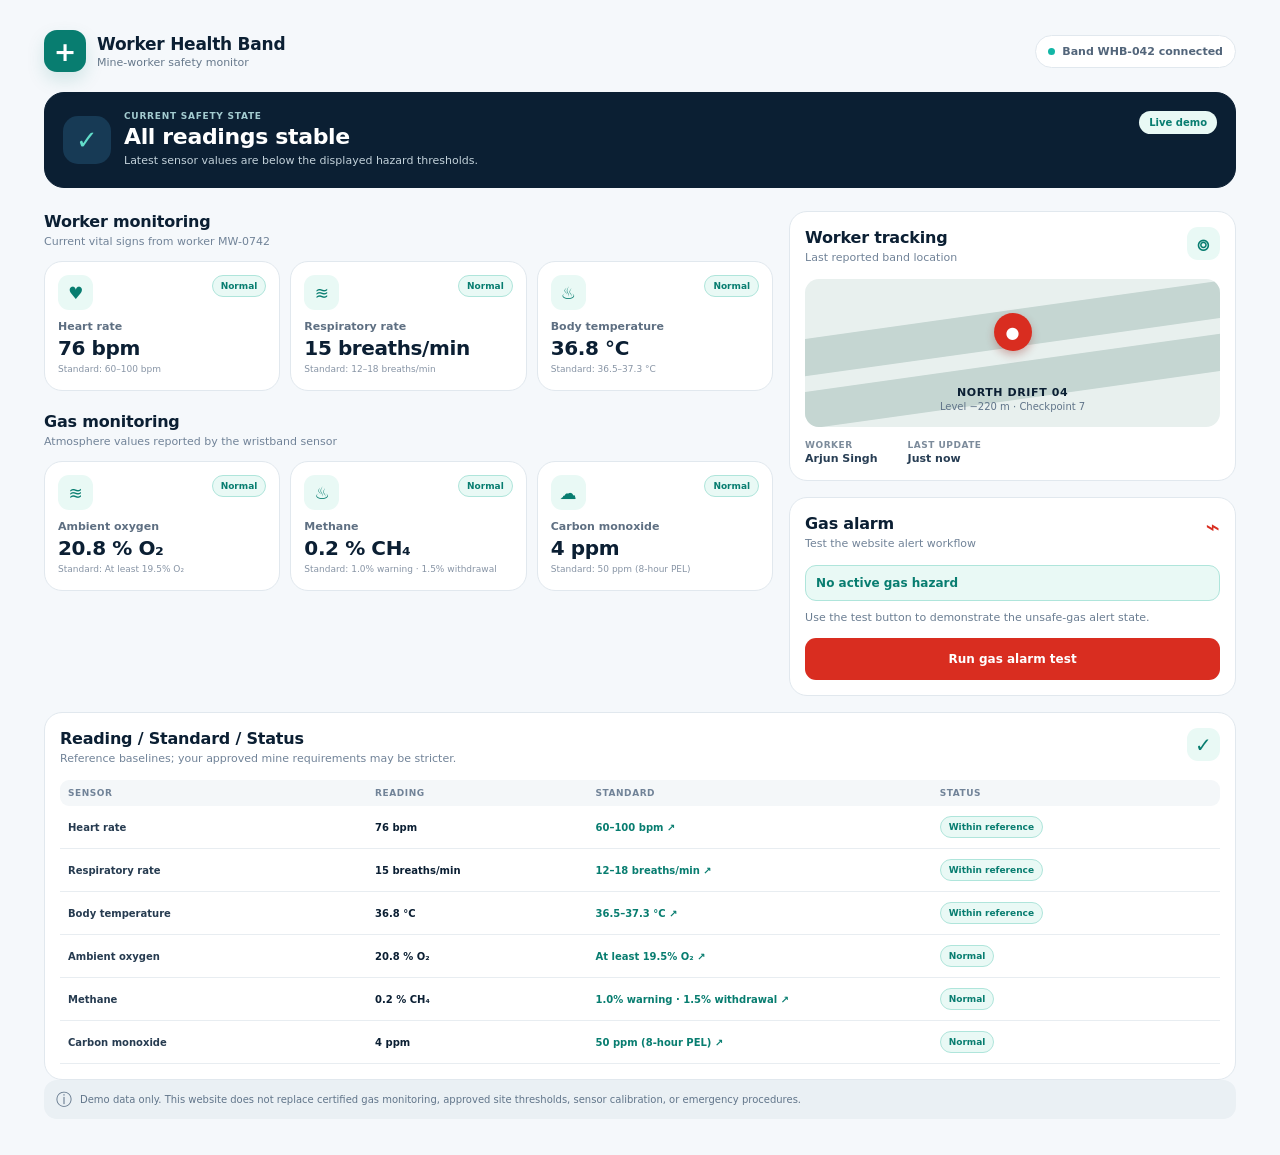
<file: docs/index.html>
<!doctype html>
<html lang="en">
  <head>
    <meta charset="UTF-8" />
    <meta name="viewport" content="width=device-width, initial-scale=1.0" />
    <meta name="description" content="Worker Health Band mine-worker monitoring and tracking dashboard." />
    <title>Worker Health Band | Safety Monitor</title>
    <link rel="stylesheet" href="./styles.css" />
  </head>
  <body>
    <main class="page-shell">
      <header class="site-header">
        <div class="brand"><span class="brand-mark" aria-hidden="true">+</span><span><strong>Worker Health Band</strong><small>Mine-worker safety monitor</small></span></div>
        <div class="connection"><i></i> Band WHB-042 connected</div>
      </header>

      <section id="safety-banner" class="safety-banner safe" aria-live="polite">
        <div class="safety-symbol" id="safety-symbol">✓</div>
        <div><p>Current safety state</p><h1 id="safety-title">All readings stable</h1><span id="safety-message">Latest sensor values are below the displayed hazard thresholds.</span></div>
        <b id="safety-tag">Live demo</b>
      </section>

      <section class="dashboard-grid">
        <section class="monitoring" aria-labelledby="monitoring-title">
          <div class="section-heading"><h2 id="monitoring-title">Worker monitoring</h2><p>Current vital signs from worker MW-0742</p></div>
          <div id="health-cards" class="metric-grid"></div>
          <div class="section-heading gas-heading"><h2>Gas monitoring</h2><p>Atmosphere values reported by the wristband sensor</p></div>
          <div id="gas-cards" class="metric-grid"></div>
        </section>

        <aside class="side-column">
          <section class="panel tracking-panel" aria-labelledby="tracking-title">
            <div class="panel-heading"><div><h2 id="tracking-title">Worker tracking</h2><p>Last reported band location</p></div><span class="target-icon">⌾</span></div>
            <div class="mine-map" aria-label="Last known location: North Drift 04, Level minus 220 metres, Checkpoint 7">
              <span class="tunnel tunnel-one"></span><span class="tunnel tunnel-two"></span><span class="worker-pin">●</span><strong>NORTH DRIFT 04</strong><em>Level −220 m · Checkpoint 7</em>
            </div>
            <div class="tracking-details"><div><small>Worker</small><b>Arjun Singh</b></div><div><small>Last update</small><b>Just now</b></div></div>
          </section>

          <section class="panel alarm-panel" aria-labelledby="alarm-title">
            <div class="panel-heading"><div><h2 id="alarm-title">Gas alarm</h2><p>Test the website alert workflow</p></div><span class="alarm-icon">⌁</span></div>
            <div id="alarm-summary" class="alarm-summary safe">No active gas hazard</div>
            <p id="alarm-copy" class="alarm-copy">Use the test button to demonstrate the unsafe-gas alert state.</p>
            <div id="active-gases" class="active-gases" hidden></div>
            <div class="button-row"><button id="alarm-button" class="danger-button" type="button">Run gas alarm test</button><button id="ack-button" class="secondary-button" type="button" hidden>Acknowledge</button><button id="reset-button" class="secondary-button" type="button" hidden>Reset</button></div>
          </section>
        </aside>
      </section>

      <section class="panel standards-panel" aria-labelledby="standards-title">
        <div class="panel-heading"><div><h2 id="standards-title">Reading / Standard / Status</h2><p>Reference baselines; your approved mine requirements may be stricter.</p></div><span class="check-icon">✓</span></div>
        <div class="standard-table" role="table" aria-label="Safety readings compared with reference standards">
          <div class="table-row table-header" role="row"><span>Sensor</span><span>Reading</span><span>Standard</span><span>Status</span></div>
          <div id="standard-rows"></div>
        </div>
      </section>

      <footer><span>ⓘ</span> Demo data only. This website does not replace certified gas monitoring, approved site thresholds, sensor calibration, or emergency procedures.</footer>
    </main>
    <script src="./app.js"></script>
  </body>
</html>
</file>
<file: docs/styles.css>
:root { --ink:#0b1f33; --muted:#66788b; --line:#e1e8ee; --canvas:#f5f8fb; --card:#fff; --teal:#087d70; --teal-pale:#e9f9f5; --red:#d92d20; --red-pale:#fff0ee; --amber:#b54708; --amber-pale:#fff7e9; }
* { box-sizing:border-box; }
body { margin:0; background:var(--canvas); color:var(--ink); font-family:Inter,ui-sans-serif,system-ui,-apple-system,BlinkMacSystemFont,"Segoe UI",sans-serif; }
button { font:inherit; cursor:pointer; }
.page-shell { width:min(1192px,calc(100% - 48px)); margin:0 auto; padding:30px 0 36px; }
.site-header { display:flex; align-items:center; justify-content:space-between; gap:20px; margin-bottom:20px; }
.brand { display:flex; align-items:center; gap:11px; }
.brand-mark { display:grid; place-items:center; width:42px; height:42px; border-radius:13px; background:var(--teal); color:#fff; font-size:27px; font-weight:700; box-shadow:0 8px 18px #087d7025; }
.brand strong { display:block; font-size:17px; line-height:21px; letter-spacing:-.25px; }
.brand small { display:block; margin-top:1px; color:var(--muted); font-size:11px; }
.connection { display:flex; align-items:center; gap:7px; border:1px solid var(--line); border-radius:999px; background:#fff; color:#52657a; padding:9px 12px; font-size:11px; font-weight:700; }
.connection i { width:7px; height:7px; border-radius:50%; background:#12b6a6; }
.safety-banner { display:flex; align-items:center; gap:13px; padding:18px; border:1px solid; border-radius:20px; margin-bottom:23px; }
.safety-banner.safe { background:#0b1f33; border-color:#0b1f33; color:#fff; }
.safety-banner.danger { background:var(--red-pale); border-color:#f4b3ad; color:#8d2016; }
.safety-symbol { flex:none; display:grid; place-items:center; width:48px; height:48px; border-radius:15px; font-size:26px; font-weight:900; }
.safe .safety-symbol { background:#173a55; color:#62ddca; }.danger .safety-symbol { background:#fff; color:var(--red); }
.safety-banner p { margin:0 0 2px; color:#a3cbd0; font-size:9px; font-weight:900; text-transform:uppercase; letter-spacing:.75px; }.danger p { color:#9b3d34; }
.safety-banner h1 { margin:0; font-size:22px; line-height:28px; letter-spacing:-.35px; }.safety-banner span { display:block; margin-top:2px; font-size:11px; line-height:16px; color:#c2d1da; }.danger span { color:#8d392f; }
.safety-banner b { align-self:flex-start; margin-left:auto; white-space:nowrap; padding:6px 10px; border-radius:999px; background:var(--teal-pale); color:var(--teal); font-size:10px; }
.danger #safety-tag { background:#fff; color:var(--red); }
.dashboard-grid { display:grid; grid-template-columns:minmax(0,1.55fr) minmax(330px,.95fr); gap:16px; }
.section-heading { margin:0 0 11px; }.section-heading h2,.panel-heading h2 { margin:0; font-size:16px; line-height:21px; letter-spacing:-.2px; }.section-heading p,.panel-heading p { margin:2px 0 0; color:#718398; font-size:11px; line-height:16px; }.gas-heading { margin-top:20px; }
.metric-grid { display:grid; grid-template-columns:repeat(3,minmax(0,1fr)); gap:10px; }.metric-card,.panel { border:1px solid var(--line); border-radius:18px; background:var(--card); }.metric-card { padding:13px; min-height:130px; }.metric-top { display:flex; align-items:flex-start; justify-content:space-between; gap:8px; }.metric-icon { display:grid; place-items:center; width:35px; height:35px; border-radius:11px; background:var(--teal-pale); color:var(--teal); font-size:17px; }.pill { display:inline-block; border-radius:999px; border:1px solid #afe5db; background:var(--teal-pale); color:var(--teal); padding:5px 8px; font-size:9px; font-weight:900; }.pill.danger { color:var(--red); border-color:#f5b4ae; background:var(--red-pale); }.metric-label { display:block; margin-top:10px; color:#5e6f82; font-size:11px; font-weight:700; }.metric-value { display:block; margin-top:3px; color:var(--ink); font-size:20px; line-height:25px; font-weight:900; letter-spacing:-.4px; }.metric-standard { display:block; margin-top:2px; color:#8794a5; font-size:9px; line-height:13px; }
.side-column { display:grid; gap:16px; align-content:start; }.panel { padding:15px; }.panel-heading { display:flex; align-items:flex-start; justify-content:space-between; gap:12px; }.target-icon,.check-icon { display:grid; place-items:center; width:33px; height:33px; border-radius:11px; background:var(--teal-pale); color:var(--teal); font-size:20px; font-weight:900; }.alarm-icon { color:var(--red); font-size:24px; }
.mine-map { position:relative; display:flex; flex-direction:column; align-items:center; justify-content:flex-end; height:148px; margin-top:13px; overflow:hidden; border-radius:14px; background:#e8f0ee; padding-bottom:15px; }.tunnel { position:absolute; width:140%; height:37px; background:#c5d6d2; transform:rotate(-8deg); }.tunnel-one { top:31px; }.tunnel-two { top:84px; }.worker-pin { z-index:1; position:absolute; top:34px; display:grid; place-items:center; width:38px; height:38px; border-radius:50%; background:var(--red); color:#fff; font-size:16px; box-shadow:0 4px 8px #962e2655; }.mine-map strong { z-index:1; font-size:11px; letter-spacing:.6px; }.mine-map em { z-index:1; margin-top:2px; color:#607489; font-size:10px; font-style:normal; }.tracking-details { display:flex; gap:30px; margin-top:13px; }.tracking-details small { display:block; color:#7c8b9b; font-size:9px; text-transform:uppercase; font-weight:900; letter-spacing:.5px; }.tracking-details b { display:block; margin-top:2px; color:#283e54; font-size:11px; }
.alarm-summary { margin-top:13px; border-radius:11px; padding:10px; font-size:12px; font-weight:900; }.alarm-summary.safe { background:var(--teal-pale); border:1px solid #afe5db; color:var(--teal); }.alarm-summary.danger { background:var(--red-pale); border:1px solid #f5b4ae; color:#b42318; }.alarm-copy { margin:9px 0 0; color:#6b7e92; font-size:11px; line-height:16px; }.active-gases { margin-top:10px; }.active-gas { display:flex; justify-content:space-between; border-top:1px solid var(--line); padding:9px 0 0; margin-top:8px; color:#7a271a; font-size:11px; }.active-gas b { color:#b42318; }.button-row { display:flex; gap:8px; margin-top:12px; }.danger-button,.secondary-button { min-height:42px; border-radius:11px; border:0; padding:0 14px; font-size:12px; font-weight:900; transition:transform .16s ease,opacity .16s ease; }.danger-button { flex:1; background:var(--red); color:#fff; }.secondary-button { border:1px solid #e1a19b; background:#fff; color:#b42318; }.danger-button:active,.secondary-button:active { transform:scale(.97); opacity:.85; }
.standards-panel { margin-top:16px; }.standard-table { margin-top:13px; }.table-row { display:grid; grid-template-columns:1.2fr .85fr 1.35fr 1.1fr; align-items:center; gap:10px; border-bottom:1px solid #e8edf1; padding:10px 8px; }.table-header { border:0; border-radius:9px; background:#f4f7f9; color:#718398; padding:8px; font-size:9px; font-weight:900; text-transform:uppercase; letter-spacing:.55px; }.table-row:not(.table-header) { font-size:10px; }.table-row .sensor { color:#263b50; font-weight:900; }.table-row .value { color:var(--ink); font-weight:900; }.table-row a { display:inline-flex; align-items:center; gap:3px; color:var(--teal); font-weight:800; text-decoration:none; }.table-row a:hover { text-decoration:underline; }.status-pill { display:inline-block; padding:5px 8px; border:1px solid #afe5db; border-radius:999px; background:var(--teal-pale); color:var(--teal); font-size:9px; font-weight:900; }.status-pill.danger { border-color:#f5b4ae; background:var(--red-pale); color:var(--red); }
footer { display:flex; gap:8px; align-items:flex-start; border-radius:13px; background:#eaf0f4; color:#61758a; padding:12px; font-size:10px; line-height:15px; } footer span { font-size:16px; line-height:15px; }
@media (max-width:900px) { .page-shell { width:min(760px,calc(100% - 32px)); padding-top:20px; }.dashboard-grid { grid-template-columns:1fr; }.side-column { grid-template-columns:1fr 1fr; }.safety-banner { margin-bottom:20px; }.metric-grid { grid-template-columns:repeat(3,1fr); } }
@media (max-width:620px) { .page-shell { width:calc(100% - 28px); padding:18px 0 28px; }.brand-mark { width:38px; height:38px; }.brand strong { font-size:15px; }.connection { padding:8px 9px; font-size:9px; }.safety-banner { padding:15px; }.safety-banner h1 { font-size:19px; line-height:23px; }.safety-banner b { display:none; }.safety-symbol { width:43px; height:43px; }.metric-grid { grid-template-columns:repeat(2,minmax(0,1fr)); }.metric-card { min-width:0; padding:12px; }.metric-value { font-size:18px; }.side-column { grid-template-columns:1fr; }.table-row { grid-template-columns:1.05fr .75fr 1.1fr; gap:6px; padding:10px 5px; }.table-row > :last-child { display:none; }.table-header > :last-child { display:none; }.table-row:not(.table-header) { font-size:9px; }.table-row a { font-size:9px; }.standard-table { overflow:hidden; } }
</file>
